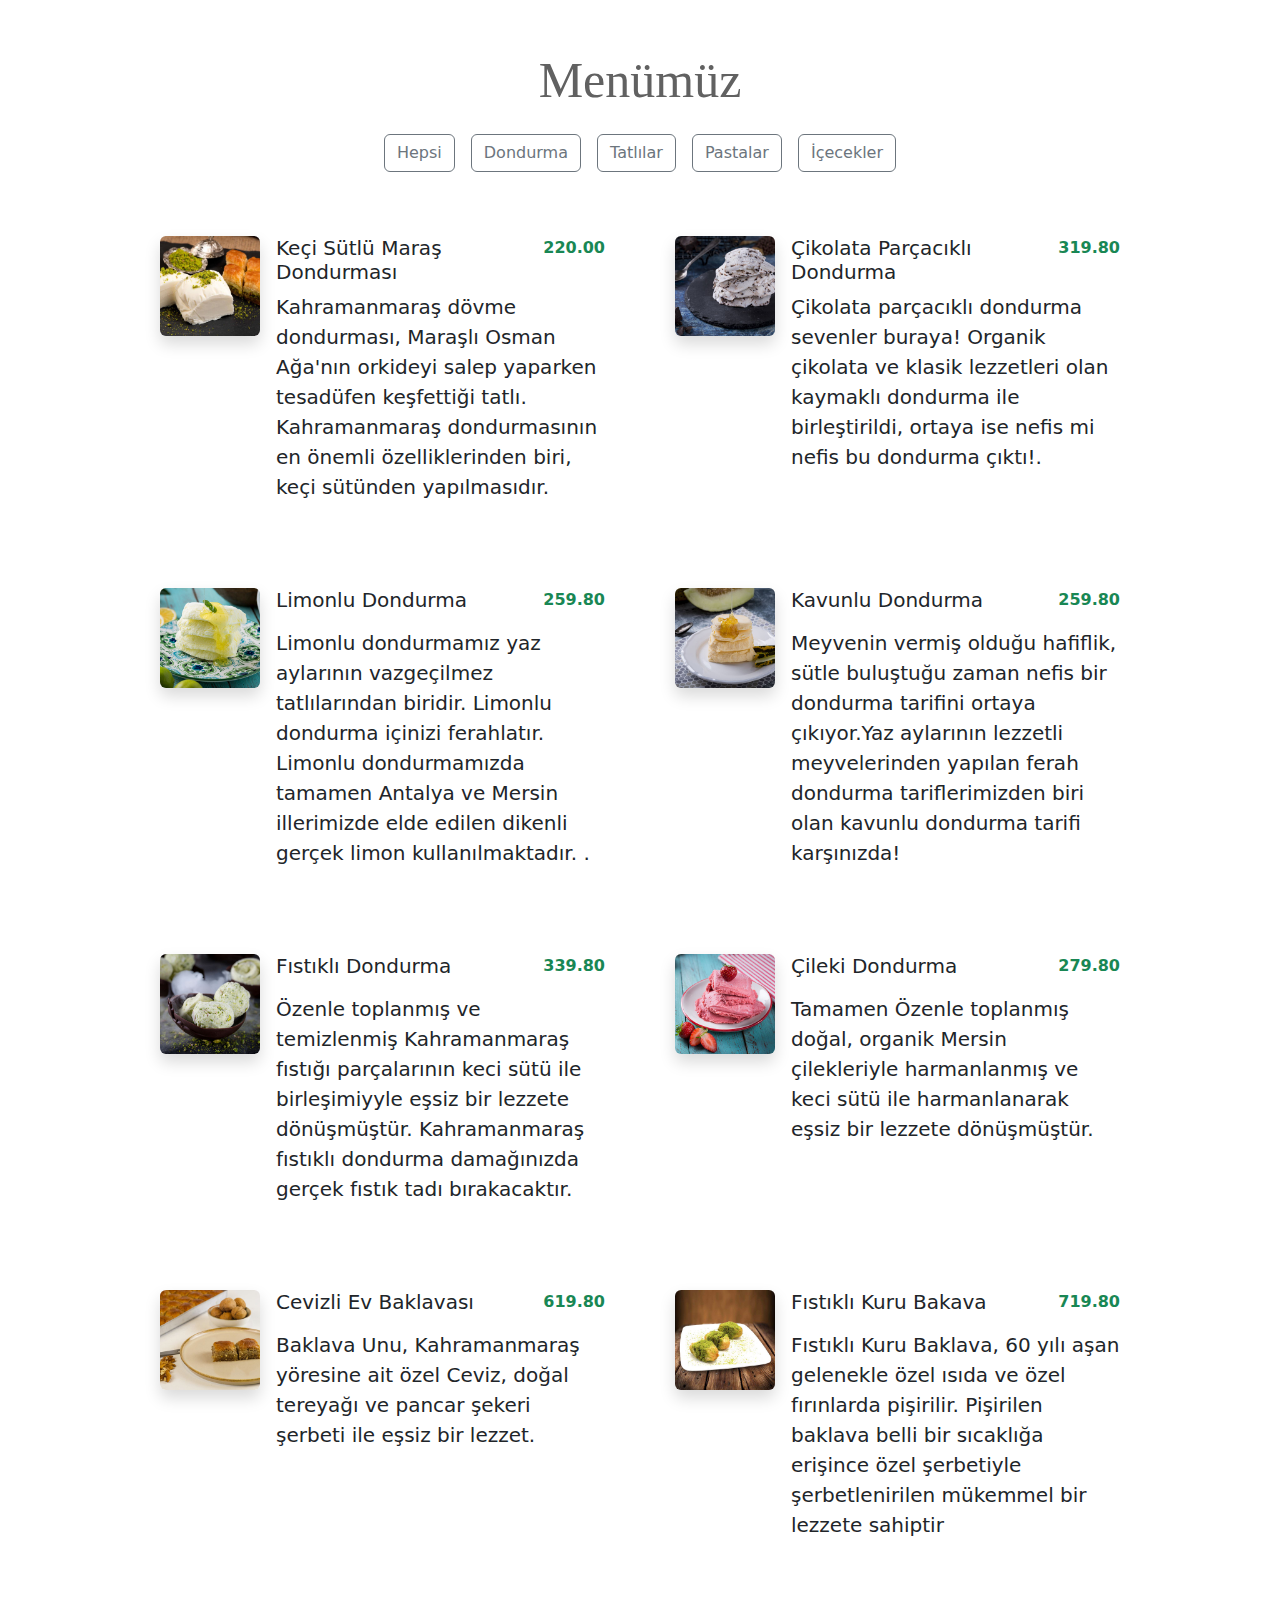
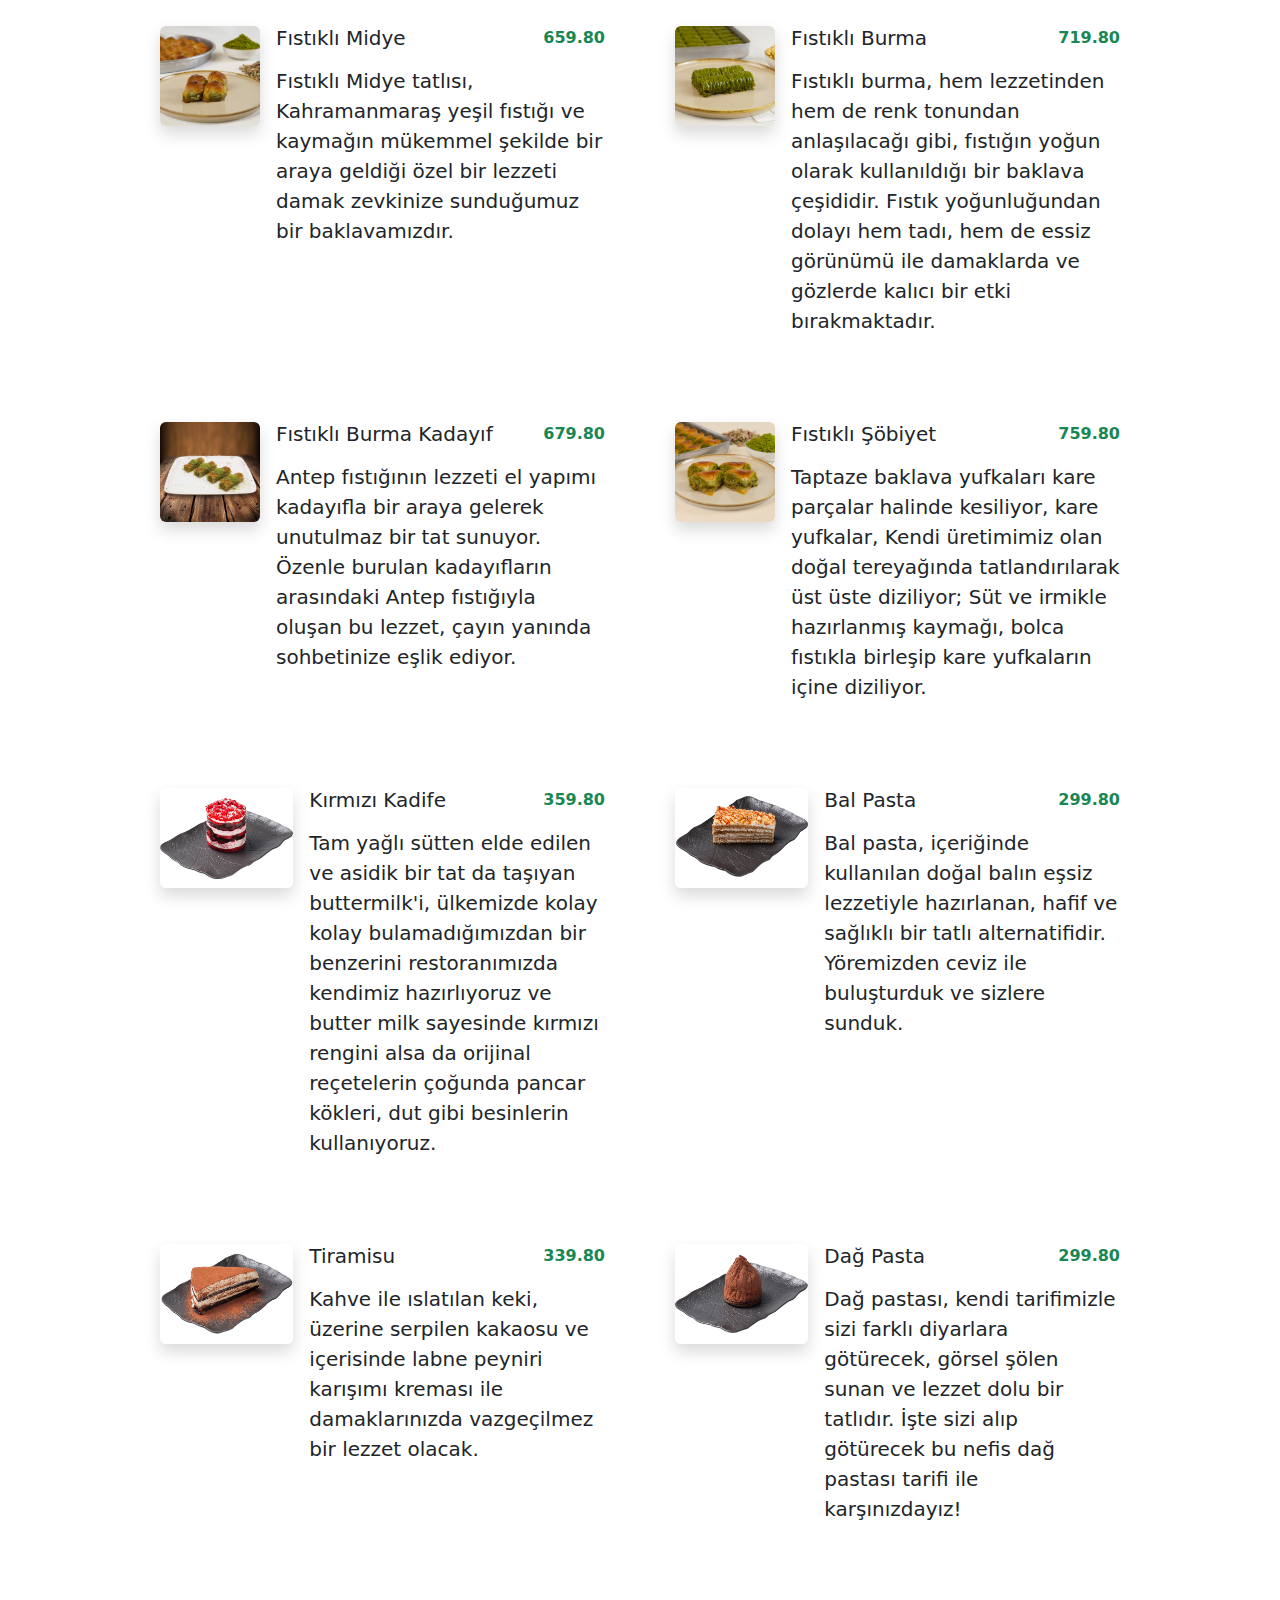
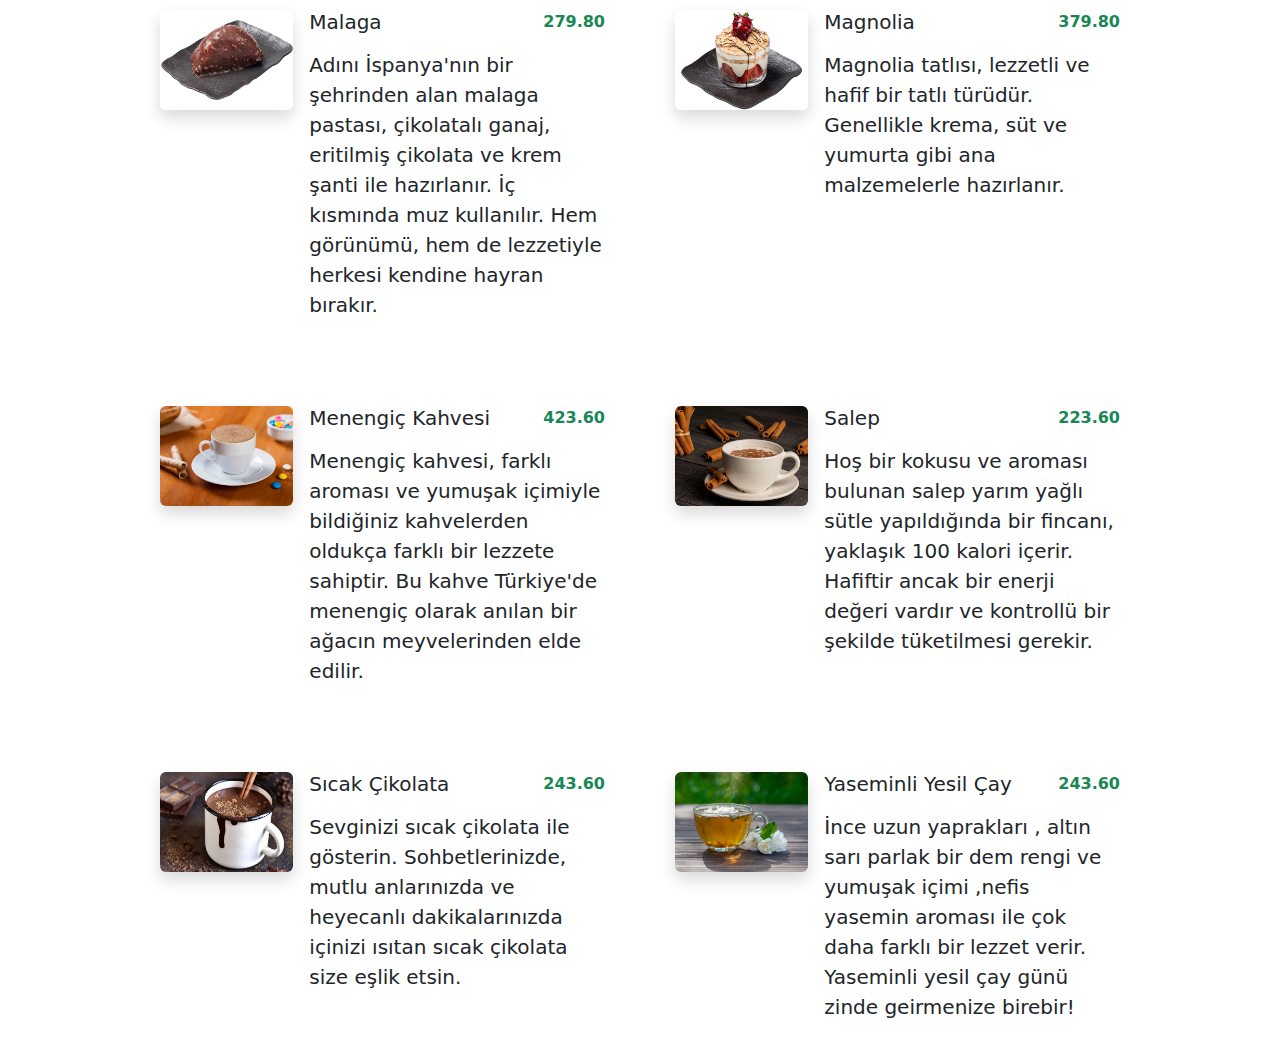
<file: index.html>
<!DOCTYPE html>
<html lang="en">
  <head>
    <meta charset="UTF-8" />
    <meta name="viewport" content="width=device-width, initial-scale=1.0" />
    <title>Document</title>
    <link rel="stylesheet" href="style.css" />
    <link
      rel="stylesheet"
      href="https://cdnjs.cloudflare.com/ajax/libs/bootstrap/5.3.3/css/bootstrap.min.css"
    />
  </head>
  <body>
    <h1 class="heading">Menümüz</h1>
    <div id="buttons" class="d-flex justify-content-center gap-3 my-4">
      <!-- <button data-id="all" class="btn btn-outline-secondary">Hepsi</button>
      <button data-id="ice-creams" class="btn btn-outline-secondary">
        Dondurma
      </button>
      <button data-id="desserts" class="btn btn-outline-secondary">
        Tatlılar
      </button>
      <button data-id="cakes" class="btn btn-outline-secondary">
        Pastalar
      </button>
      <button data-id="drinks" class="btn btn-outline-secondary">
        İçecekler
      </button> -->
    </div>

    <div id="menu-list">
      <!-- <a
        id="card"
        href="#"
        class="d-flex flex-column flex-md-row text-decoration-none text-dark gap-3"
        ><img class="rounded shadow img-fluid" src="img/dondurma-sade.jpg" />
        <div>
          <div class="d-flex justify-content-between">
            <h5>KEÇİ SÜTLÜ MARAŞ DONDURMASI</h5>
            <p class="text-success fw-bold">220,00 TL</p>
          </div>
          <p class="lead">
            Lorem ipsum dolor sit amet consectetur adipisicing elit. Nostrum,
            temporibus?
          </p>
        </div>
      </a> -->
    </div>
    <script src="main.js" type="module"></script>
  </body>
</html>
</file>
<file: style.css>
@import url("https://fonts.googleapis.com/css2?family=Indie+Flower&family=Poppins:wght@100;200;300;400;500;600;700;800;900&display=swap");
body {
  font: "poppins";
}
.heading {
  text-align: center;
  margin-top: 50px;
  font-size: 50px;
  color: rgb(97, 97, 97);
  font-family: Cambria, Cochin, Georgia, Times, "Times New Roman", serif;
}
#menu-list {
  display: grid;
  padding: 40px 160px 0;
  justify-content: center;
  grid-template-columns: repeat(auto-fit, minmax(400px, 1fr));
  gap: 70px;
}
#card img {
  width: 160px;
  height: 100px;
  object-fit: cover;
}
@media (max-width: 769px) {
  #card {
    max-width: 400px;
  }
  #card img {
    width: 100%;
    height: 240px;
  }
}
</file>
